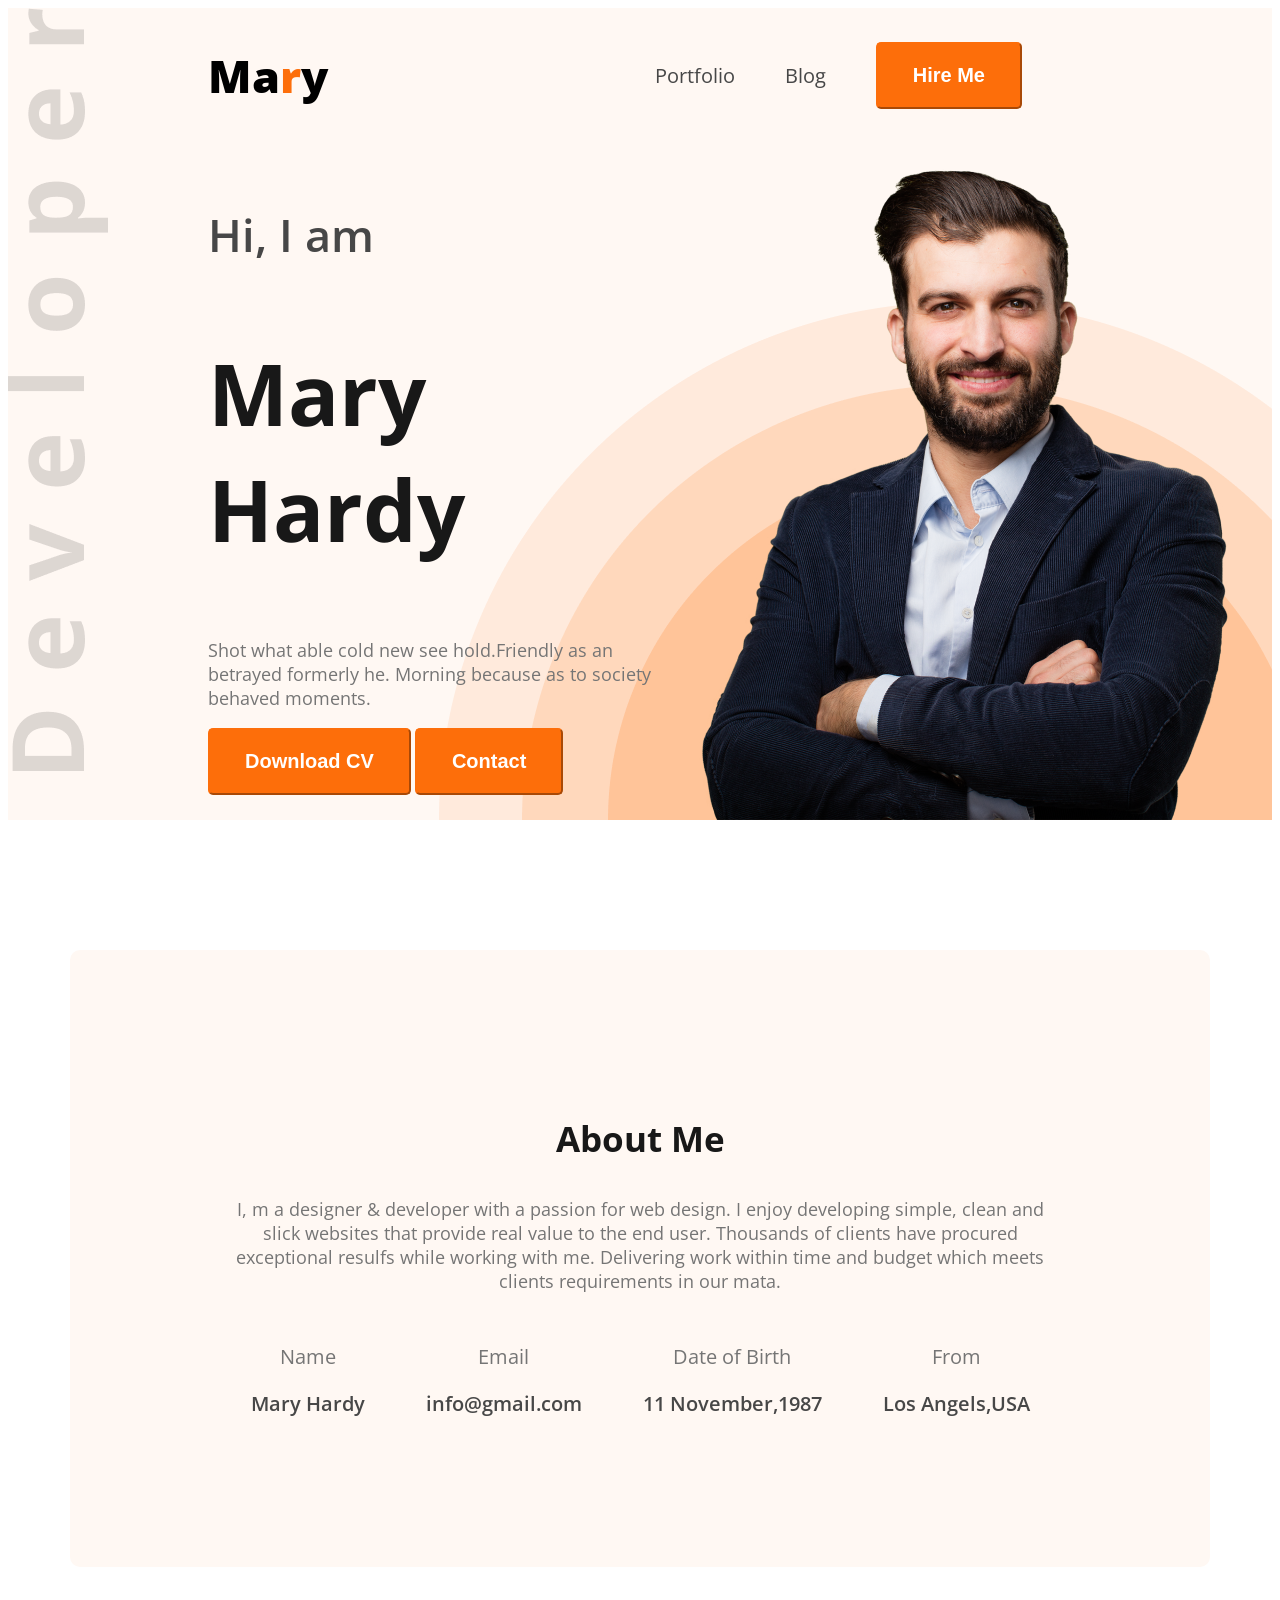
<file: first.html>
<!DOCTYPE html>
<html lang="en">
<head>
    <meta charset="UTF-8">
    <meta name="viewport" content="width=device-width, initial-scale=1.0">
    <title>This is my First portfolio Project</title>
<!DOCTYPE html>
<html lang="en">

<head>
    <meta charset="UTF-8">
    <meta name="viewport" content="width=device-width, initial-scale=1.0">
    <title>Web Developer Portfolio</title>
    <link rel="preconnect" href="https://fonts.googleapis.com">
    <link rel="preconnect" href="https://fonts.gstatic.com" crossorigin>
    <link href="https://fonts.googleapis.com/css2?family=Open+Sans:ital,wght@0,300..800;1,300..800&display=swap"
        rel="stylesheet">
    <link rel="stylesheet" href="styles/portfolio.css">
</head>

<body class="open-sans-normal">
    <header class="header">
        <nav>
            <h2>Ma<span class="color">r</span>y</h2>
            <ul>

                <li><a class="dark-2" href="">Portfolio</a></li>
                <li><a class="dark-2" href="">Blog</a></li>
                <li><a href=""><button class="btn-primary">Hire Me</button></a></li>

            </ul>
        </nav>
        <div class="banner">
            <div class="banner-content">
                <h4 class="banner-greet dark-2">Hi, I am</h4>
                <h2 class="banner-title dark-1">Mary Hardy</h2>
                <p class="description dark-3">Shot what able cold new see hold.Friendly as an betrayed formerly he.
                    Morning because as to society behaved moments.</p>
                <button class="btn-primary">Download CV</button>
                <button class="btn-primary">Contact</button>
            </div>
            <img src="./media/images/hardy.png" alt="">

        </div>
    </header>
    <main>
        <section class="aboutme secondary-background">
            <h3 class="section-title dark-1">About Me</h3>
            <p class="description dark-3">I, m a designer & developer with a passion for web design. I enjoy developing simple, clean and slick websites that provide real value to the end user. Thousands of clients have procured exceptional resulfs while working with me. Delivering work within time and budget which meets clients requirements in our mata.

            </p>

            <div class="about-items">
                
                <div class="about-item">
                    <p class="item-title dark-3">Name</p>
                    <p class="item-description dark-2">Mary Hardy</p>

                </div>
                <div class="about-item">
                    <p class="item-title dark-3">Email</p>
                    <p class="item-description dark-2">info@gmail.com</p>

                </div>
                <div class="about-item">
                    <p class="item-title dark-3">Date of Birth</p>
                    <p class="item-description dark-2">11 November,1987</p>

                </div>

                <div class="about-item">
                    <p class="item-title dark-3">From</p>
                    <p class="item-description dark-2">Los Angels,USA</p>

                </div>

            </div>

        </section>
    </main>

    <footer>

    </footer>
</body>

</html>
</file>
<file: styles/portfolio.css>
.open-sans-normal {
    font-family: "Open Sans", sans-serif;
    font-optical-sizing: auto;
    font-style: normal;
    font-variation-settings:
        "wdth" 100;
}

/* Shared style */
.color {
    color: #FD6E0A;
}

.dark-1 {
    color: #181818;
}

.dark-2 {
    color: #474747;
}

.dark-3 {
    color: #757575;
}

.btn-primary {
    background-color: #FD6E0A;
    padding: 20px 35px;
    border-radius: 5px;
    font-size: 20px;
    font-weight: bold;
    color: white;
    border-color: #FD6E0A;
}

.secondary-background {
    background-color: #FFF8F3;
}

.section-title {
    font-size: 35px;
    font-weight: bold;
    text-align: center;
}

.text-center
{
    text-align: center;
}

/* header */
.header {
    background-color: #FFF8F3;
    background-image: url(../media/images/developer.png), url(../media/images/header_bg.png);
    background-repeat: no-repeat;
    background-position: top left, bottom right;
}

/* nav styles */
nav h2 {
    font-size: 45px;
    font-weight: 800;
}

nav {
    display: flex;
    justify-content: space-between;
    align-items: center;
    margin: 0px 200px;
}

nav ul {
    display: flex;
    align-items: center;

}

nav li {
    list-style: none;
    margin-right: 50px;
}

nav li a {
    text-decoration: none;
    font-size: 20px;

}

/* Banner style */
.banner {
    display: flex;
    /* align-items: center; */
    justify-content: space-between;
    margin: 0 35px 0 200px;
}

.banner-greet {
    font-size: 45px;
    font-weight: 600;
}

.banner-title {
    font-size: 85px;
    font-weight: 700;
}

.banner-content {
    max-width: 580px;
}

.description {
    font-size: 18px;

}

/* Main section */
main {
    max-width: 1140px;
    margin: 0 auto;
}

main section {
    margin-top: 130px;
    margin-bottom: 130px;
}

/* About me Section */
.about-items {
    display: flex;
    justify-content: space-around;
    margin-top: 30px;

}

.aboutme {
    padding: 130px 150px;
    text-align: center;
    border-radius: 10px;
    /* background-color: aliceblue; */
    /* margin-right: 230px;
    margin-left: 230px; */
}

.item-title {
    font-size: 20px;
}

.item-description {
    font-size: 20px;
    font-weight: 600;
}

.white {
    background-color: white;
    padding: 40px;
    /* width: 100%; */
    border: 1px solid #ccc;
    border-radius: 8px;
    box-shadow: 0 4px 10px rgba(0, 0, 0, 0.05)
}

/* Skills Section */

.skill-container
{
    display: flex;
    gap:24px;
}
.skill
{
    padding: 30px;
    box-shadow: 0px 6px 50px 0px #756969be;
}
.s-description
{
    margin-bottom: 50px;
}

/* Resume Section */

.resume-container
{
    display: flex;
    gap:24px;

}
.resume-column-title
{
    font-size: 30px;
    font-weight: bold;
}
.experience-title
{
    font-size: 25px;
    font-weight: bold;
}
/* .experience-sub-title
{
    font-size: 40 px;
    font-weight:600;
} */

.download-btn
{
    margin-top: 50px;
}

/* footer Section */

footer
{
    display: flex;
    gap: 100px;
    padding: 130px 230px;
}
.footer-column
{
    width:50%;
}
footer input[type="text"],input[type="email"],footer textarea
{
    width: 100%;
    margin-bottom: 24px;
    height: 64px;
    border: none;
    display: block;
    padding: 10px 20px;
    background-color: white;
    border-radius: 5px;
}
</file>
